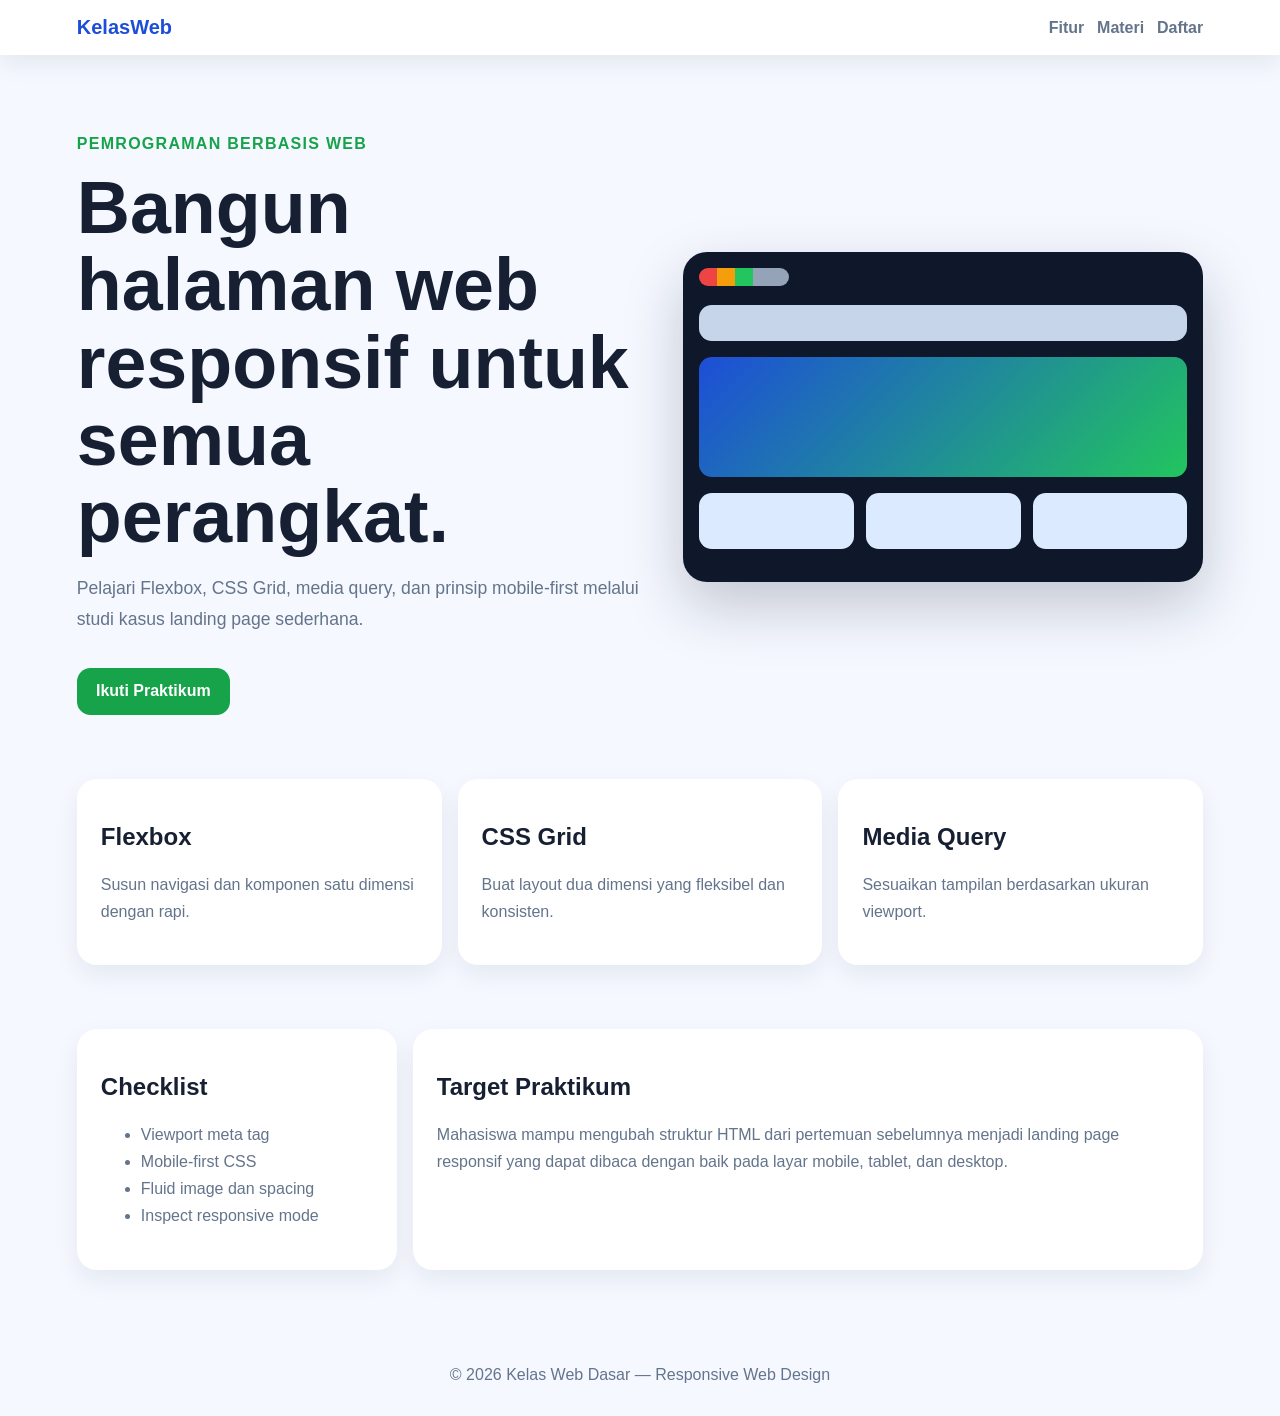
<file: p03-responsive-landing/index.html>
<!DOCTYPE html>
<html lang="id">
<head>
  <meta charset="UTF-8" />
  <meta name="viewport" content="width=device-width, initial-scale=1.0" />
  <title>Kelas Web Dasar</title>
  <link rel="stylesheet" href="css/style.css" />
</head>
<body>
  <header class="topbar">
    <a class="brand" href="#">KelasWeb</a>
    <nav class="nav" aria-label="Menu utama">
      <a href="#fitur">Fitur</a>
      <a href="#materi">Materi</a>
      <a href="#daftar">Daftar</a>
    </nav>
  </header>

  <main>
    <section class="hero">
      <div class="hero-text">
        <p class="eyebrow">Pemrograman Berbasis Web</p>
        <h1>Bangun halaman web responsif untuk semua perangkat.</h1>
        <p class="lead">Pelajari Flexbox, CSS Grid, media query, dan prinsip mobile-first melalui studi kasus landing page sederhana.</p>
        <a class="btn" href="#daftar">Ikuti Praktikum</a>
      </div>
      <div class="device-card" aria-label="Ilustrasi tampilan responsif">
        <div class="browser-bar"></div>
        <div class="mock-nav"></div>
        <div class="mock-hero"></div>
        <div class="mock-grid"><span></span><span></span><span></span></div>
      </div>
    </section>

    <section id="fitur" class="features">
      <article><h2>Flexbox</h2><p>Susun navigasi dan komponen satu dimensi dengan rapi.</p></article>
      <article><h2>CSS Grid</h2><p>Buat layout dua dimensi yang fleksibel dan konsisten.</p></article>
      <article><h2>Media Query</h2><p>Sesuaikan tampilan berdasarkan ukuran viewport.</p></article>
    </section>

    <section id="materi" class="content-layout">
      <aside>
        <h2>Checklist</h2>
        <ul>
          <li>Viewport meta tag</li>
          <li>Mobile-first CSS</li>
          <li>Fluid image dan spacing</li>
          <li>Inspect responsive mode</li>
        </ul>
      </aside>
      <article>
        <h2>Target Praktikum</h2>
        <p>Mahasiswa mampu mengubah struktur HTML dari pertemuan sebelumnya menjadi landing page responsif yang dapat dibaca dengan baik pada layar mobile, tablet, dan desktop.</p>
      </article>
    </section>
  </main>

  <footer id="daftar">© 2026 Kelas Web Dasar — Responsive Web Design</footer>
</body>
</html>
</file>
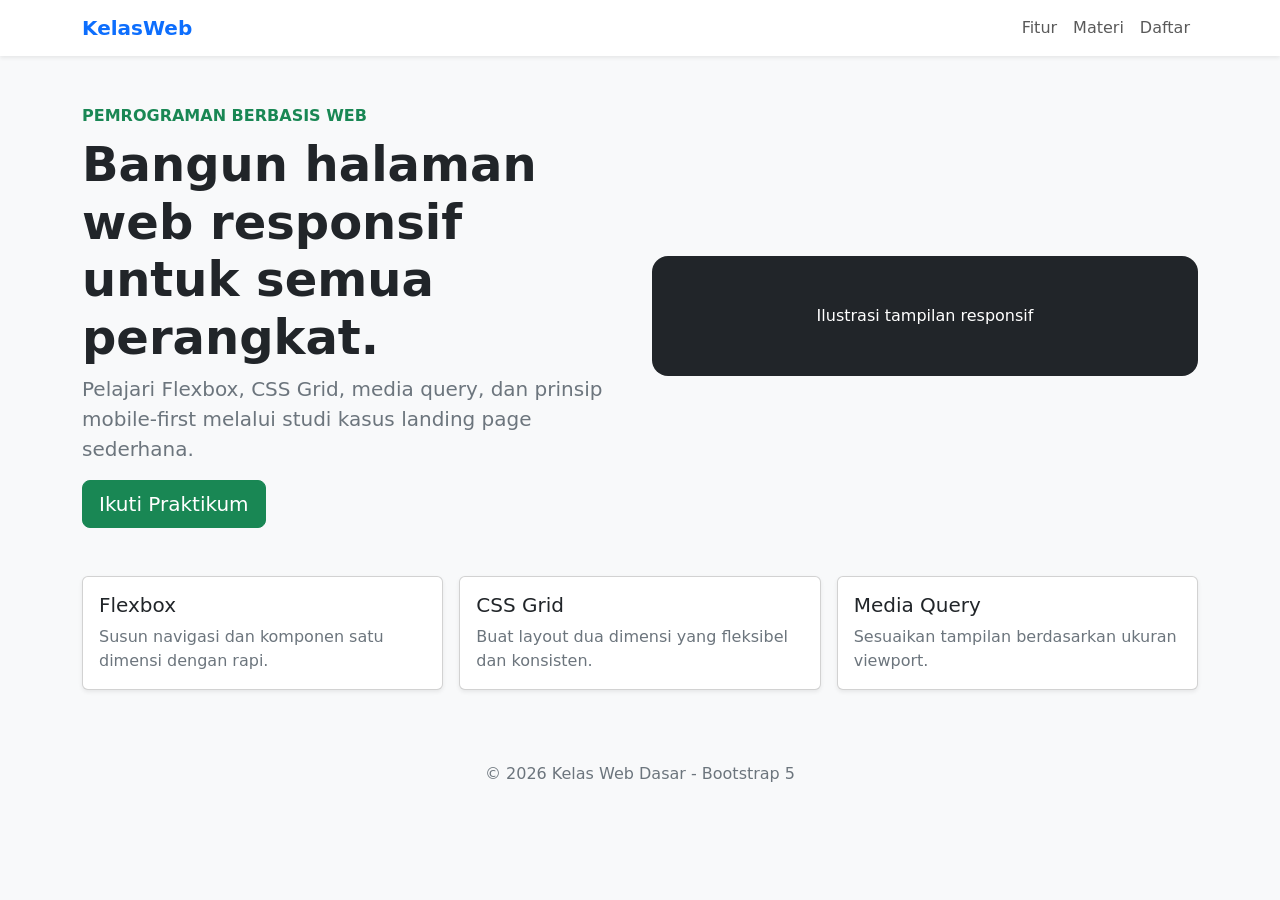
<file: p04-bootstrap/index.html>
<!DOCTYPE html>
<html lang="id">
<head>
  <meta charset="UTF-8">
  <meta name="viewport" content="width=device-width, initial-scale=1.0">
  <title>Kelas Web Dasar - Bootstrap</title>
  <link href="https://cdn.jsdelivr.net/npm/bootstrap@5.3.3/dist/css/bootstrap.min.css" rel="stylesheet">
</head>
<body class="bg-light">
  <nav class="navbar navbar-expand-md bg-white shadow-sm">
    <div class="container">
      <a class="navbar-brand fw-bold text-primary" href="#">KelasWeb</a>
      <button class="navbar-toggler" type="button" data-bs-toggle="collapse" data-bs-target="#menu" aria-controls="menu" aria-expanded="false" aria-label="Buka menu">
        <span class="navbar-toggler-icon"></span>
      </button>
      <div class="collapse navbar-collapse" id="menu">
        <ul class="navbar-nav ms-auto">
          <li class="nav-item"><a class="nav-link" href="#fitur">Fitur</a></li>
          <li class="nav-item"><a class="nav-link" href="#materi">Materi</a></li>
          <li class="nav-item"><a class="nav-link" href="#daftar">Daftar</a></li>
        </ul>
      </div>
    </div>
  </nav>

  <header class="container py-5">
    <div class="row align-items-center g-4">
      <div class="col-12 col-md-6">
        <p class="text-success fw-bold text-uppercase mb-2">Pemrograman Berbasis Web</p>
        <h1 class="display-5 fw-bold">Bangun halaman web responsif untuk semua perangkat.</h1>
        <p class="lead text-secondary">Pelajari Flexbox, CSS Grid, media query, dan prinsip mobile-first melalui studi kasus landing page sederhana.</p>
        <a class="btn btn-success btn-lg" href="#daftar">Ikuti Praktikum</a>
      </div>
      <div class="col-12 col-md-6">
        <div class="bg-dark text-white text-center rounded-4 p-5">Ilustrasi tampilan responsif</div>
      </div>
    </div>
  </header>

  <section id="fitur" class="container pb-5">
    <div class="row g-3">
      <div class="col-12 col-md-4">
        <div class="card h-100 shadow-sm"><div class="card-body">
          <h2 class="h5 card-title">Flexbox</h2>
          <p class="card-text text-secondary">Susun navigasi dan komponen satu dimensi dengan rapi.</p>
        </div></div>
      </div>
      <div class="col-12 col-md-4">
        <div class="card h-100 shadow-sm"><div class="card-body">
          <h2 class="h5 card-title">CSS Grid</h2>
          <p class="card-text text-secondary">Buat layout dua dimensi yang fleksibel dan konsisten.</p>
        </div></div>
      </div>
      <div class="col-12 col-md-4">
        <div class="card h-100 shadow-sm"><div class="card-body">
          <h2 class="h5 card-title">Media Query</h2>
          <p class="card-text text-secondary">Sesuaikan tampilan berdasarkan ukuran viewport.</p>
        </div></div>
      </div>
    </div>
  </section>

  <footer id="daftar" class="text-center text-secondary py-4">© 2026 Kelas Web Dasar - Bootstrap 5</footer>

  <script src="https://cdn.jsdelivr.net/npm/bootstrap@5.3.3/dist/js/bootstrap.bundle.min.js"></script>
</body>
</html>
</file>
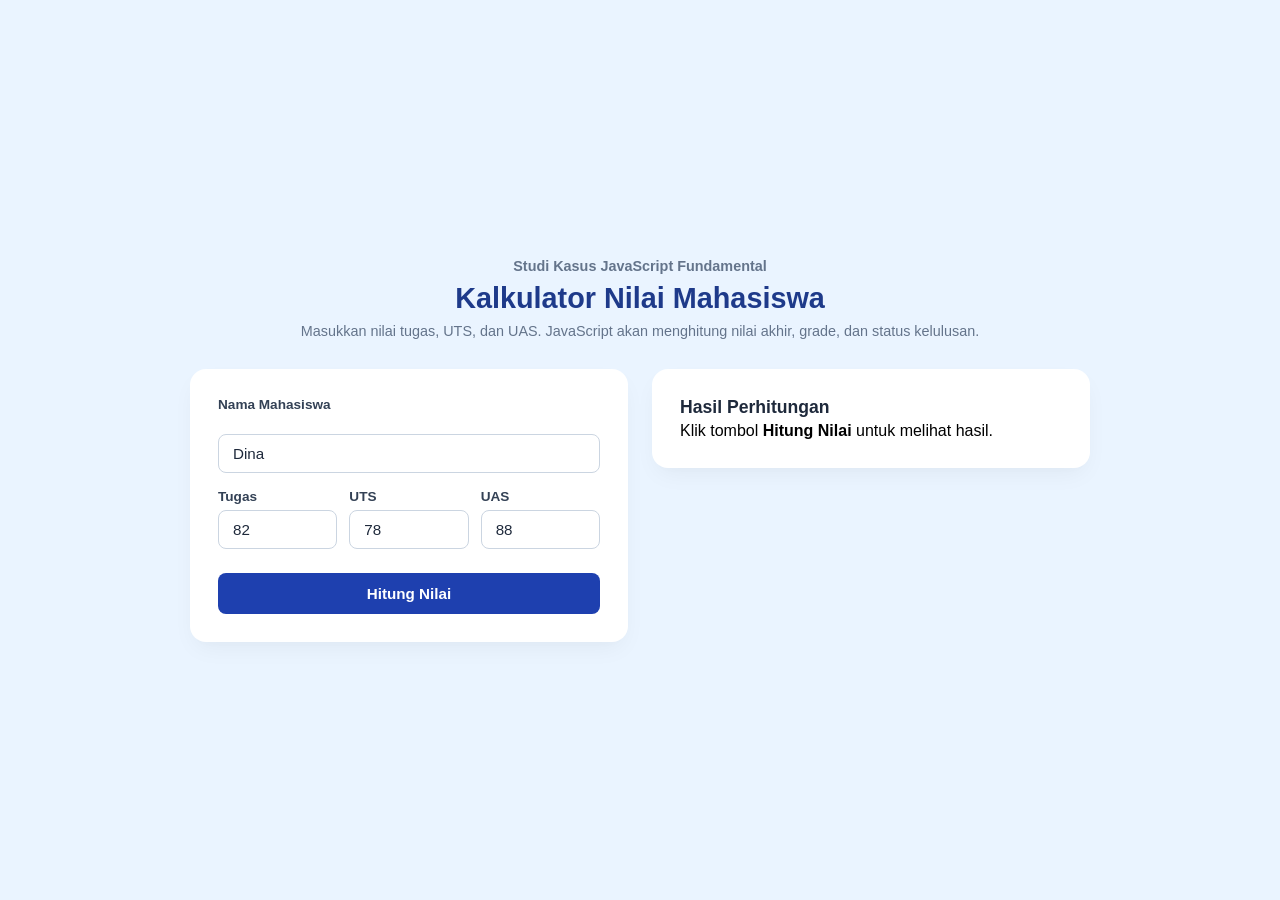
<file: p07-kalkulator-nilai/index.html>
<!DOCTYPE html>
<html lang="id">
<head>
  <meta charset="UTF-8">
  <meta name="viewport" content="width=device-width, initial-scale=1.0">
  <title>Kalkulator Nilai Mahasiswa</title>
  <link rel="stylesheet" href="style.css">
</head>
<body>
  <main class="app">
    <section class="intro">
      <p class="eyebrow">Studi Kasus JavaScript Fundamental</p>
      <h1>Kalkulator Nilai Mahasiswa</h1>
      <p>Masukkan nilai tugas, UTS, dan UAS. JavaScript akan menghitung nilai akhir, grade, dan status kelulusan.</p>
    </section>

    <section class="panel">
      <form id="formNilai">
        <label for="nama">Nama Mahasiswa</label>
        <input id="nama" type="text" value="Dina" required>

        <div class="grid">
          <div>
            <label for="tugas">Tugas</label>
            <input id="tugas" type="number" min="0" max="100" value="82" required>
          </div>
          <div>
            <label for="uts">UTS</label>
            <input id="uts" type="number" min="0" max="100" value="78" required>
          </div>
          <div>
            <label for="uas">UAS</label>
            <input id="uas" type="number" min="0" max="100" value="88" required>
          </div>
        </div>

        <button type="submit">Hitung Nilai</button>
      </form>

      <article id="hasil" class="result">
        <h2>Hasil Perhitungan</h2>
        <p>Klik tombol <strong>Hitung Nilai</strong> untuk melihat hasil.</p>
      </article>
    </section>
  </main>

  <script src="script.js"></script>
</body>
</html>
</file>
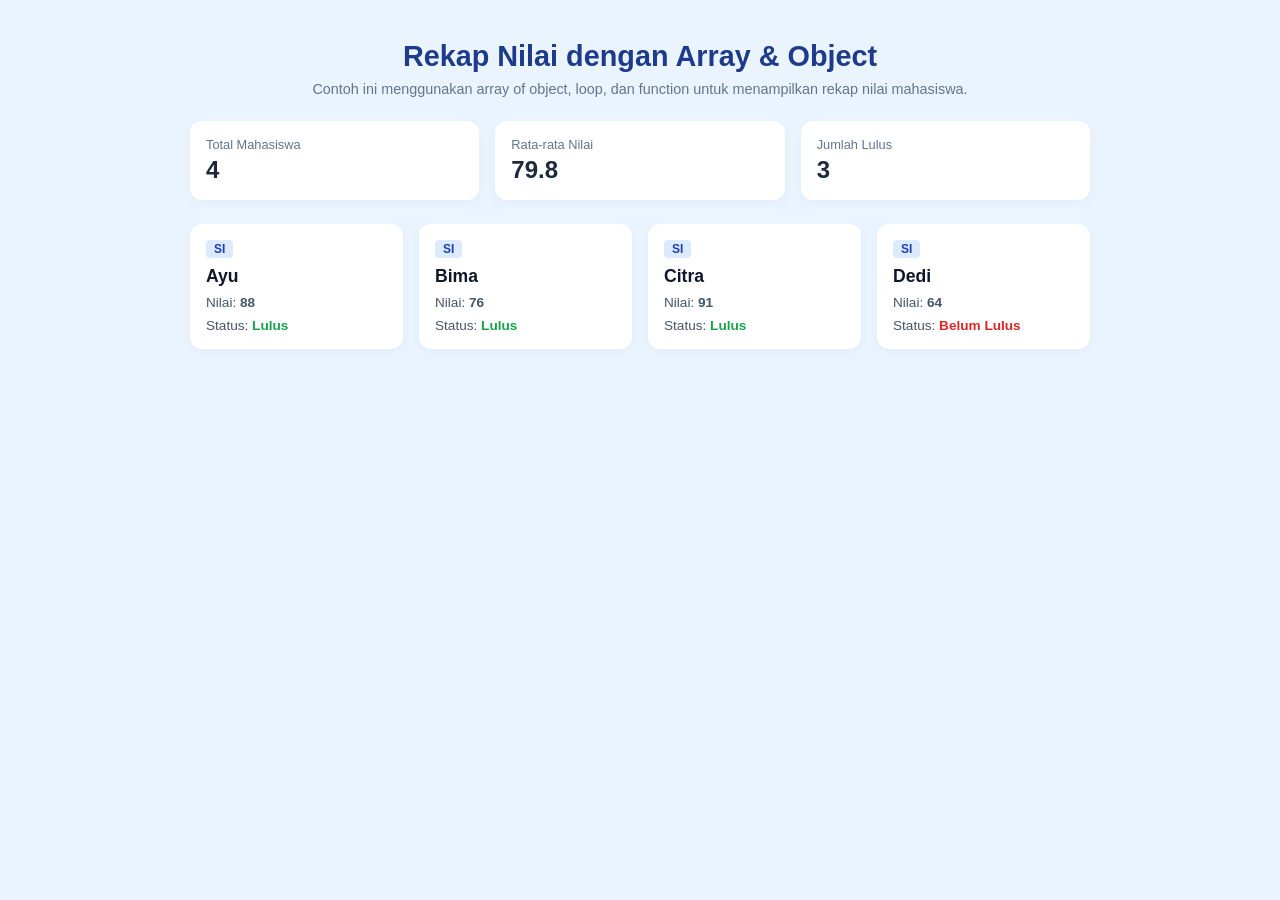
<file: p08-array-objek/index.html>
<!DOCTYPE html>
<html lang="id">
<head>
    <meta charset="UTF-8">
    <meta name="viewport" content="width=device-width, initial-scale=1.0">
    <title>Rekap Nilai Array & Object</title>
    <link rel="stylesheet" href="style.css">
</head>
<body>
    <main class="app">
        <section class="intro">
            <h1>Rekap Nilai dengan Array & Object</h1>
            <p>Contoh ini menggunakan array of object, loop, dan function untuk menampilkan rekap nilai mahasiswa.</p>
        </section>

        <!-- Ringkasan Rata-rata & Total -->
        <section id="ringkasan" class="summary-grid">
            <!-- Ditampilkan via JavaScript -->
        </section>

        <!-- Daftar Kartu Mahasiswa -->
        <section id="daftar" class="student-grid">
            <!-- Ditampilkan via JavaScript -->
        </section>
    </main>

    <script src="script.js"></script>
</body>
</html>
</file>
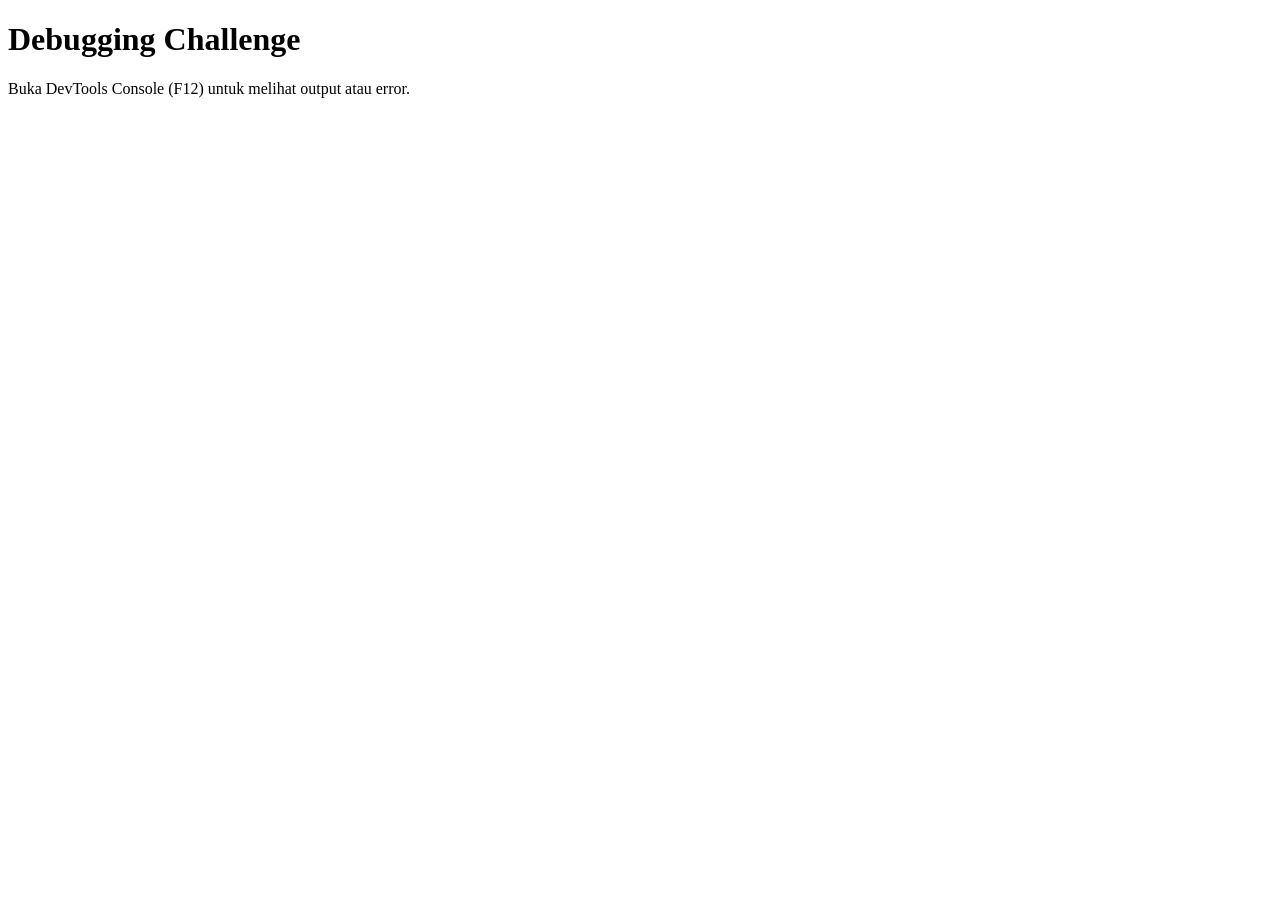
<file: p09-debugging/index.html>
<!DOCTYPE html>
<html lang="id">
<head>
    <meta charset="UTF-8">
    <title>Debugging Challenge</title>
</head>
<body>
    <h1>Debugging Challenge</h1>
    <p>Buka DevTools Console (F12) untuk melihat output atau error.</p>

    <!-- Panggil buggy.js untuk melihat error, atau ganti ke fixed.js untuk melihat hasil perbaikan -->
    <script src="fixed.js"></script>
</body>
</html>
</file>
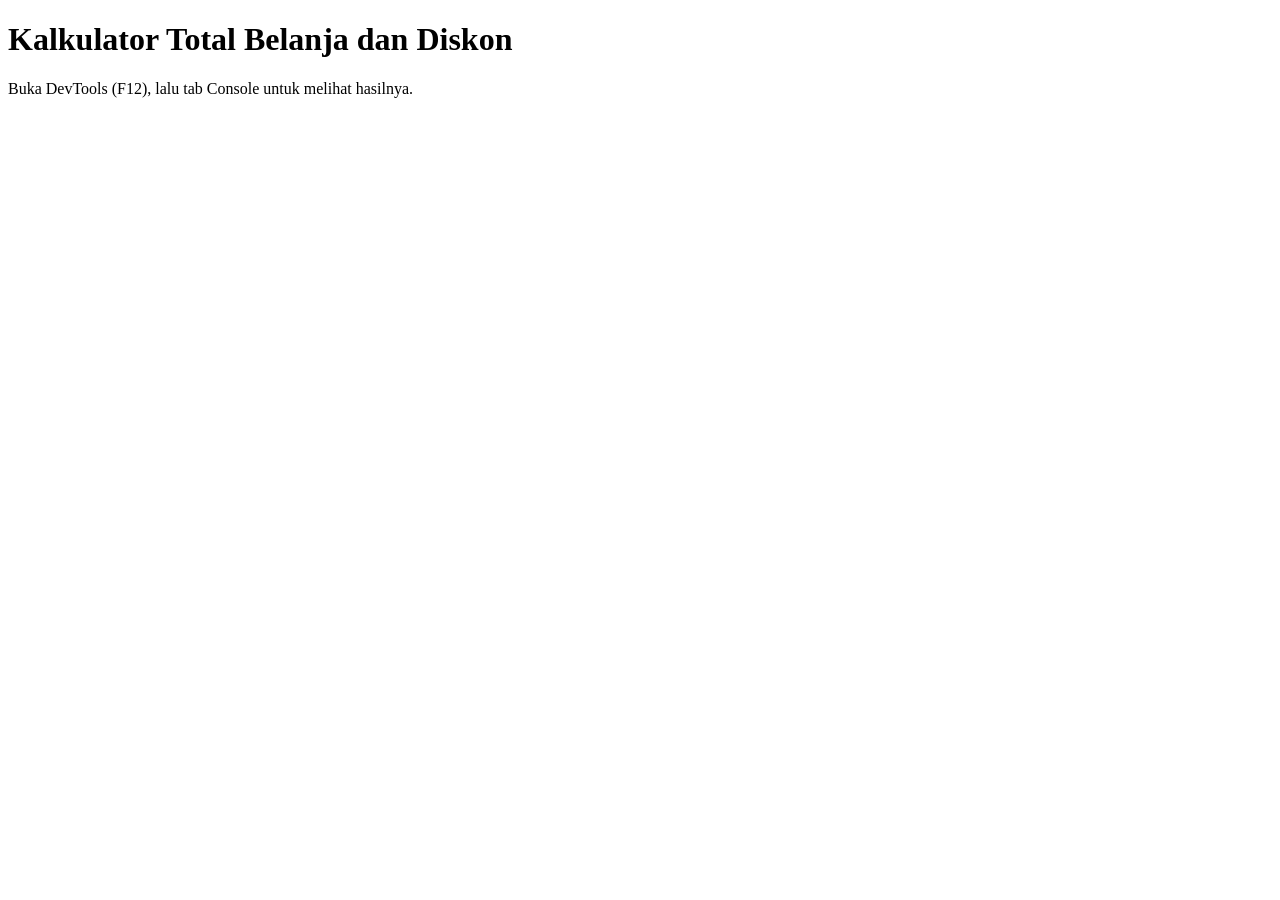
<file: p10-latihan-mandiri/index.html>
<!DOCTYPE html>
<html lang="id">
<head>
  <meta charset="UTF-8">
  <title>Percobaan 10 - Kalkulator Belanja dan Diskon</title>
</head>
<body>
  <h1>Kalkulator Total Belanja dan Diskon</h1>
  <p>Buka DevTools (F12), lalu tab Console untuk melihat hasilnya.</p>
  <script src="script.js"></script>
</body>
</html>
</file>
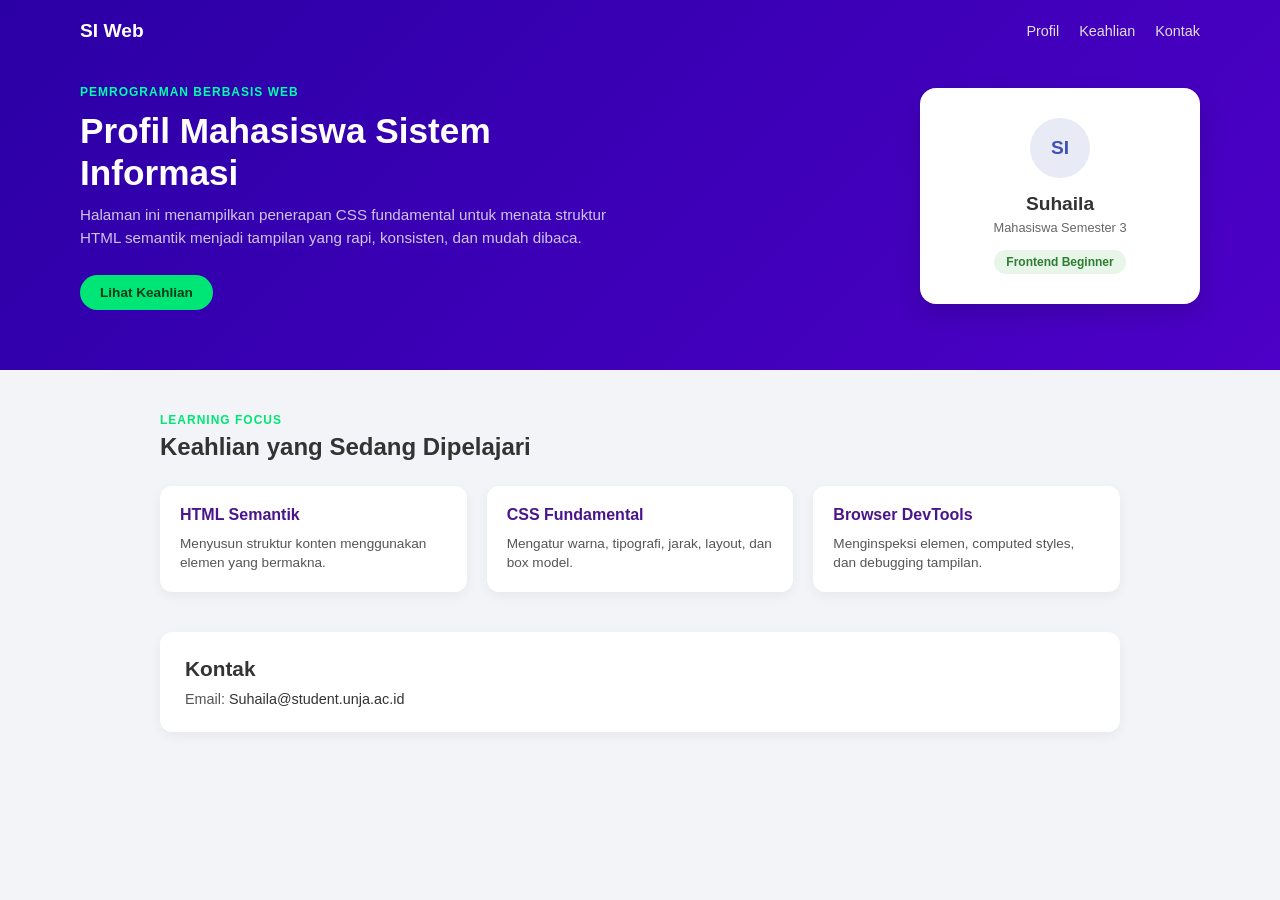
<file: p01-profil-mahasiswa/indeks.html>
<!DOCTYPE html>
<html lang="id">
<head>
    <meta charset="UTF-8">
    <meta name="viewport" content="width=device-width, initial-scale=1.0">
    <title>Profil Mahasiswa Sistem Informasi</title>
    <link rel="stylesheet" href="styles.css">
</head>
<body>

    <!-- Header & Navigation -->
    <header class="hero">
        <nav class="navbar">
            <div class="logo">SI Web</div>
            <ul class="nav-links">
                <li><a href="#profil">Profil</a></li>
                <li><a href="#keahlian">Keahlian</a></li>
                <li><a href="#kontak">Kontak</a></li>
            </ul>
        </nav>

        <div class="hero-content" id="profil">
            <div class="hero-text">
                <span class="sub-title">PEMROGRAMAN BERBASIS WEB</span>
                <h1>Profil Mahasiswa Sistem Informasi</h1>
                <p>Halaman ini menampilkan penerapan CSS fundamental untuk menata struktur HTML semantik menjadi tampilan yang rapi, konsisten, dan mudah dibaca.</p>
                <a href="#keahlian" class="btn-green">Lihat Keahlian</a>
            </div>

            <!-- Card Profil Kanan -->
            <div class="profile-card">
                <div class="avatar">SI</div>
                <h2>Suhaila</h2>
                <p class="role">Mahasiswa Semester 3</p>
                <span class="badge">Frontend Beginner</span>
            </div>
        </div>
    </header>

    <!-- Main Content -->
    <main class="container">
        <!-- Section Keahlian -->
        <section id="keahlian" class="skills-section">
            <span class="sub-title-dark">LEARNING FOCUS</span>
            <h2>Keahlian yang Sedang Dipelajari</h2>

            <div class="skills-grid">
                <div class="card-skill">
                    <h3>HTML Semantik</h3>
                    <p>Menyusun struktur konten menggunakan elemen yang bermakna.</p>
                </div>
                <div class="card-skill">
                    <h3>CSS Fundamental</h3>
                    <p>Mengatur warna, tipografi, jarak, layout, dan box model.</p>
                </div>
                <div class="card-skill">
                    <h3>Browser DevTools</h3>
                    <p>Menginspeksi elemen, computed styles, dan debugging tampilan.</p>
                </div>
            </div>
        </section>

        <!-- Section Kontak -->
        <section id="kontak" class="contact-section">
            <div class="card-contact">
                <h2>Kontak</h2>
                <p>Email: <a href="mailto:Suhaila@student.unja.ac.id">Suhaila@student.unja.ac.id</a></p>
            </div>
        </section>
    </main>

</body>
</html>
</file>
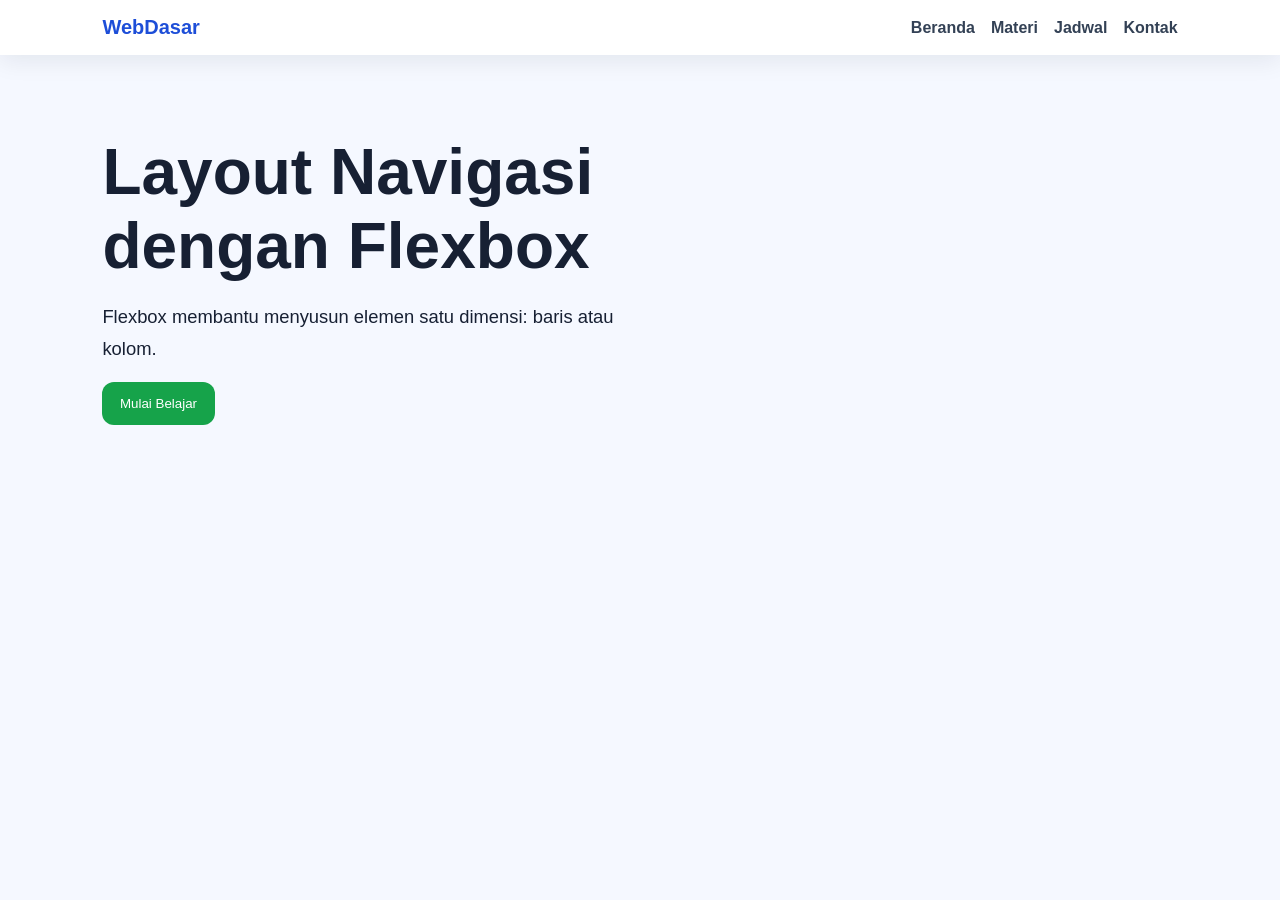
<file: p02-flexbox/indeks.html>
<!DOCTYPE html>
<html lang="id">
<head>
  <meta charset="UTF-8" />
  <meta name="viewport" content="width=device-width, initial-scale=1.0" />
  <title>Contoh Flexbox Navbar</title>
  <link rel="stylesheet" href="style.css" />
</head>
<body>
  <header class="site-header">
    <a class="brand" href="#">WebDasar</a>
    <nav class="nav-menu" aria-label="Menu utama">
      <a href="#">Beranda</a>
      <a href="#">Materi</a>
      <a href="#">Jadwal</a>
      <a href="#">Kontak</a>
    </nav>
  </header>
  <main class="hero">
    <h1>Layout Navigasi dengan Flexbox</h1>
    <p>Flexbox membantu menyusun elemen satu dimensi: baris atau kolom.</p>
    <button>Mulai Belajar</button>
  </main>
</body>
</html>
</file>
<file: p03-responsive-landing/css/style.css>
/* ===== 5.7.2 CSS Dasar Mobile-First ===== */
:root {
  --primary: #1d4ed8;
  --accent: #16a34a;
  --text: #172033;
  --muted: #64748b;
  --surface: #ffffff;
  --bg: #f5f8ff;
  --radius: 1.25rem;
}

* { box-sizing: border-box; }
html { scroll-behavior: smooth; }
body { margin: 0; font-family: Arial, sans-serif; background: var(--bg); color: var(--text); }
a { color: inherit; }

.topbar {
  display: flex;
  flex-direction: column;
  align-items: flex-start;
  gap: 1rem;
  padding: 1rem 6%;
  background: var(--surface);
  box-shadow: 0 8px 24px rgba(15, 23, 42, .08);
}

.brand { font-weight: 800; color: var(--primary); text-decoration: none; font-size: 1.25rem; }
.nav { display: flex; flex-direction: column; gap: .8rem; }
.nav a { text-decoration: none; color: var(--muted); font-weight: 700; }

.hero { display: grid; gap: 2rem; align-items: center; padding: 4rem 6%; }
.eyebrow { color: var(--accent); font-weight: 800; text-transform: uppercase; letter-spacing: .08em; }
h1 { font-size: clamp(2.1rem, 8vw, 4.6rem); line-height: 1.05; margin: .4rem 0 1rem; }
.lead { color: var(--muted); font-size: 1.1rem; line-height: 1.75; max-width: 620px; }
.btn { display: inline-block; background: var(--accent); color: white; text-decoration: none; padding: .9rem 1.2rem; border-radius: .85rem; font-weight: 800; margin-top: 1rem; }

.device-card { background: #0f172a; border-radius: 1.5rem; padding: 1rem; min-height: 330px; box-shadow: 0 24px 60px rgba(15, 23, 42, .22); }
.browser-bar { height: 18px; width: 90px; border-radius: 999px; background: linear-gradient(90deg, #ef4444 0 20%, #f59e0b 20% 40%, #22c55e 40% 60%, #94a3b8 60%); margin-bottom: 1.2rem; }
.mock-nav, .mock-hero, .mock-grid span { border-radius: .8rem; background: #dbeafe; display: block; }
.mock-nav { height: 36px; opacity: .9; }
.mock-hero { height: 120px; margin: 1rem 0; background: linear-gradient(135deg, #1d4ed8, #22c55e); }
.mock-grid { display: grid; grid-template-columns: 1fr; gap: .75rem; }
.mock-grid span { height: 56px; }

.features { display: grid; grid-template-columns: 1fr; gap: 1rem; padding: 0 6% 4rem; }
.features article, .content-layout > * { background: var(--surface); border-radius: var(--radius); padding: 1.5rem; box-shadow: 0 10px 24px rgba(15, 23, 42, .07); }
.features p, .content-layout p, li { color: var(--muted); line-height: 1.7; }
.content-layout { display: grid; grid-template-columns: 1fr; gap: 1rem; padding: 0 6% 4rem; }
footer { text-align: center; color: var(--muted); padding: 2rem 6%; }

/* ===== 5.7.3 Breakpoint 700px dan 980px ===== */
@media (min-width: 700px) {
  .topbar { flex-direction: row; justify-content: space-between; align-items: center; }
  .nav { flex-direction: row; }
  .features { grid-template-columns: repeat(3, 1fr); }
  .mock-grid { grid-template-columns: repeat(3, 1fr); }
}

@media (min-width: 980px) {
  .hero { grid-template-columns: 1.05fr .95fr; min-height: 72vh; }
  .content-layout { grid-template-columns: 320px 1fr; }
}
</file>
<file: p07-kalkulator-nilai/style.css>
* {
    box-sizing: border-box;
    font-family: -apple-system, BlinkMacSystemFont, "Segoe UI", Roboto, Helvetica, Arial, sans-serif;
    margin: 0;
    padding: 0;
}

body {
    background-color: #eaf4ff;
    min-height: 100vh;
    display: flex;
    justify-content: center;
    align-items: center;
    padding: 40px 20px;
}

.app {
    max-width: 900px;
    width: 100%;
}

.intro {
    text-align: center;
    margin-bottom: 30px;
}

.eyebrow {
    color: #3b82f6;
    font-size: 0.85rem;
    font-weight: 600;
    margin-bottom: 8px;
}

.intro h1 {
    color: #1e3a8a;
    font-size: 1.8rem;
    font-weight: 700;
    margin-bottom: 8px;
}

.intro p {
    color: #64748b;
    font-size: 0.9rem;
}

/* Container Dua Panel */
.panel {
    display: grid;
    grid-template-columns: 1fr 1fr;
    gap: 24px;
    align-items: start;
}

/* Kartu Form & Kartu Hasil */
form, .result {
    background: #ffffff;
    padding: 28px;
    border-radius: 16px;
    box-shadow: 0 10px 25px -5px rgba(0, 0, 0, 0.05), 0 8px 10px -6px rgba(0, 0, 0, 0.01);
}

form {
    display: flex;
    flex-direction: column;
    gap: 16px;
}

label {
    font-size: 0.85rem;
    font-weight: 600;
    color: #334155;
    margin-bottom: 6px;
    display: block;
}

input {
    width: 100%;
    padding: 10px 14px;
    border: 1px solid #cbd5e1;
    border-radius: 8px;
    font-size: 0.95rem;
    color: #1e293b;
    outline: none;
    transition: border-color 0.2s;
}

input:focus {
    border-color: #2563eb;
}

.grid {
    display: grid;
    grid-template-columns: repeat(3, 1fr);
    gap: 12px;
}

button {
    margin-top: 8px;
    padding: 12px;
    background-color: #1e40af;
    color: white;
    border: none;
    border-radius: 8px;
    font-size: 0.95rem;
    font-weight: 600;
    cursor: pointer;
    transition: background-color 0.2s;
}

button:hover {
    background-color: #1d4ed8;
}

/* Tampilan Hasil Perhitungan */
.result h2 {
    font-size: 1.1rem;
    color: #1e293b;
    margin-bottom: 4px;
}

.result .nama-mhs {
    font-size: 0.85rem;
    color: #64748b;
    margin-bottom: 16px;
}

.score-display {
    font-size: 2.8rem;
    font-weight: 800;
    color: #0d9488;
    line-height: 1;
    margin-bottom: 6px;
}

.status-badge {
    font-size: 0.85rem;
    font-weight: 600;
    margin-bottom: 20px;
    display: inline-block;
}

.status-badge.Lulus {
    color: #059669;
}

.status-badge.Gagal {
    color: #dc2626;
}

/* Grid Rincian Nilai di Bagian Bawah Hasil */
.detail-grid {
    display: grid;
    grid-template-columns: 1fr 1fr;
    gap: 10px;
    margin-top: 10px;
}

.detail-card {
    background-color: #f8fafc;
    padding: 8px 12px;
    border-radius: 6px;
    font-size: 0.8rem;
    color: #475569;
    border: 1px solid #f1f5f9;
}

.detail-card strong {
    color: #0f172a;
}
</file>
<file: p08-array-objek/style.css>
* {
    box-sizing: border-box;
    font-family: -apple-system, BlinkMacSystemFont, "Segoe UI", Roboto, Helvetica, Arial, sans-serif;
    margin: 0;
    padding: 0;
}

body {
    background-color: #eaf4ff;
    min-height: 100vh;
    padding: 40px 20px;
    display: flex;
    justify-content: center;
}

.app {
    max-width: 900px;
    width: 100%;
}

.intro {
    text-align: center;
    margin-bottom: 24px;
}

.intro h1 {
    color: #1e3a8a;
    font-size: 1.8rem;
    margin-bottom: 8px;
}

.intro p {
    color: #64748b;
    font-size: 0.9rem;
}

/* Section Ringkasan Atas */
.summary-grid {
    display: grid;
    grid-template-columns: repeat(3, 1fr);
    gap: 16px;
    margin-bottom: 24px;
}

.summary-card {
    background: #ffffff;
    padding: 16px;
    border-radius: 12px;
    box-shadow: 0 4px 12px rgba(0, 0, 0, 0.03);
}

.summary-card p {
    font-size: 0.8rem;
    color: #64748b;
    margin-bottom: 4px;
}

.summary-card strong {
    font-size: 1.5rem;
    color: #1e293b;
}

/* Grid Kartu Mahasiswa */
.student-grid {
    display: grid;
    grid-template-columns: repeat(4, 1fr);
    gap: 16px;
}

.card {
    background: #ffffff;
    padding: 16px;
    border-radius: 12px;
    box-shadow: 0 4px 12px rgba(0, 0, 0, 0.03);
    display: flex;
    flex-direction: column;
    gap: 8px;
}

.badge {
    align-self: flex-start;
    background-color: #dbeafe;
    color: #1e40af;
    font-size: 0.75rem;
    font-weight: 700;
    padding: 2px 8px;
    border-radius: 4px;
}

.card h2 {
    font-size: 1.1rem;
    color: #0f172a;
}

.card p {
    font-size: 0.85rem;
    color: #475569;
}

.status-lulus {
    color: #16a34a;
    font-weight: 600;
}

.status-belum {
    color: #dc2626;
    font-weight: 600;
}
</file>
<file: p01-profil-mahasiswa/styles.css>
* {
    margin: 0;
    padding: 0;
    box-sizing: border-box;
    font-family: 'Segoe UI', Tahoma, Geneva, Verdana, sans-serif;
}

body {
    background-color: #f2f4f8;
    color: #333;
}

/* Hero Section (Header Biru Ungu) */
.hero {
    background: linear-gradient(135deg, #2b00a5, #4d00c7);
    color: white;
    padding: 20px 80px 60px 80px;
}

/* Navbar */
.navbar {
    display: flex;
    justify-content: space-between;
    align-items: center;
    margin-bottom: 40px;
}

.logo {
    font-weight: bold;
    font-size: 1.2rem;
}

.nav-links {
    list-style: none;
    display: flex;
    gap: 20px;
}

.nav-links a {
    color: #e0e0e0;
    text-decoration: none;
    font-size: 0.9rem;
}

/* Hero Layout */
.hero-content {
    display: flex;
    justify-content: space-between;
    align-items: center;
    gap: 40px;
}

.hero-text {
    max-width: 550px;
}

.sub-title {
    color: #00ffaa;
    font-size: 0.75rem;
    font-weight: bold;
    letter-spacing: 1px;
}

.hero-text h1 {
    font-size: 2.2rem;
    margin: 10px 0;
    line-height: 1.2;
}

.hero-text p {
    color: #d1c4e9;
    font-size: 0.95rem;
    line-height: 1.5;
    margin-bottom: 25px;
}

.btn-green {
    display: inline-block;
    background-color: #00e676;
    color: #0a3a18;
    padding: 10px 20px;
    border-radius: 20px;
    text-decoration: none;
    font-weight: bold;
    font-size: 0.85rem;
}

/* Profile Card */
.profile-card {
    background: white;
    color: #333;
    width: 280px;
    padding: 30px 20px;
    border-radius: 16px;
    text-align: center;
    box-shadow: 0 10px 25px rgba(0,0,0,0.15);
}

.avatar {
    width: 60px;
    height: 60px;
    background-color: #e8eaf6;
    color: #3f51b5;
    font-weight: bold;
    font-size: 1.2rem;
    border-radius: 50%;
    display: flex;
    align-items: center;
    justify-content: center;
    margin: 0 auto 15px auto;
}

.profile-card h2 {
    font-size: 1.2rem;
    margin-bottom: 5px;
}

.role {
    font-size: 0.8rem;
    color: #666;
    margin-bottom: 15px;
}

.badge {
    display: inline-block;
    background-color: #e8f5e9;
    color: #2e7d32;
    padding: 5px 12px;
    border-radius: 12px;
    font-size: 0.75rem;
    font-weight: bold;
}

/* Main Container */
.container {
    max-width: 1000px;
    margin: 40px auto;
    padding: 0 20px;
}

.sub-title-dark {
    color: #00e676;
    font-size: 0.75rem;
    font-weight: bold;
    letter-spacing: 1px;
}

.skills-section h2 {
    font-size: 1.5rem;
    margin: 5px 0 25px 0;
}

/* Grid Kartu Keahlian */
.skills-grid {
    display: grid;
    grid-template-columns: repeat(3, 1fr);
    gap: 20px;
    margin-bottom: 40px;
}

.card-skill {
    background: white;
    padding: 20px;
    border-radius: 12px;
    box-shadow: 0 4px 12px rgba(0,0,0,0.05);
}

.card-skill h3 {
    color: #4a148c;
    font-size: 1rem;
    margin-bottom: 10px;
}

.card-skill p {
    font-size: 0.85rem;
    color: #555;
    line-height: 1.4;
}

/* Section Kontak */
.card-contact {
    background: white;
    padding: 25px;
    border-radius: 12px;
    box-shadow: 0 4px 12px rgba(0,0,0,0.05);
}

.card-contact h2 {
    font-size: 1.3rem;
    margin-bottom: 10px;
}

.card-contact p {
    font-size: 0.9rem;
    color: #555;
}

.card-contact a {
    color: #333;
    text-decoration: none;
}
</file>
<file: p02-flexbox/style.css>
* { box-sizing: border-box; }

body {
  margin: 0;
  font-family: Arial, sans-serif;
  background: #f5f8ff;
  color: #172033;
}

.site-header {
  display: flex;
  justify-content: space-between;
  align-items: center;
  gap: 1rem;
  padding: 1rem 8%;
  background: white;
  box-shadow: 0 6px 24px rgba(15, 23, 42, .08);
}

.brand {
  font-weight: 800;
  color: #1d4ed8;
  text-decoration: none;
  font-size: 1.25rem;
}

.nav-menu { display: flex; gap: 1rem; flex-wrap: wrap; }
.nav-menu a { text-decoration: none; color: #334155; font-weight: 600; }

.hero { padding: 5rem 8%; max-width: 760px; }
.hero h1 { font-size: clamp(2rem, 5vw, 4rem); margin: 0 0 1rem; }
.hero p { font-size: 1.15rem; line-height: 1.7; }

button {
  background: #16a34a;
  color: white;
  border: 0;
  padding: .85rem 1.1rem;
  border-radius: .75rem;
}

@media (max-width: 640px) {
  .site-header { flex-direction: column; align-items: flex-start; }
  .nav-menu { flex-direction: column; }
}
</file>
